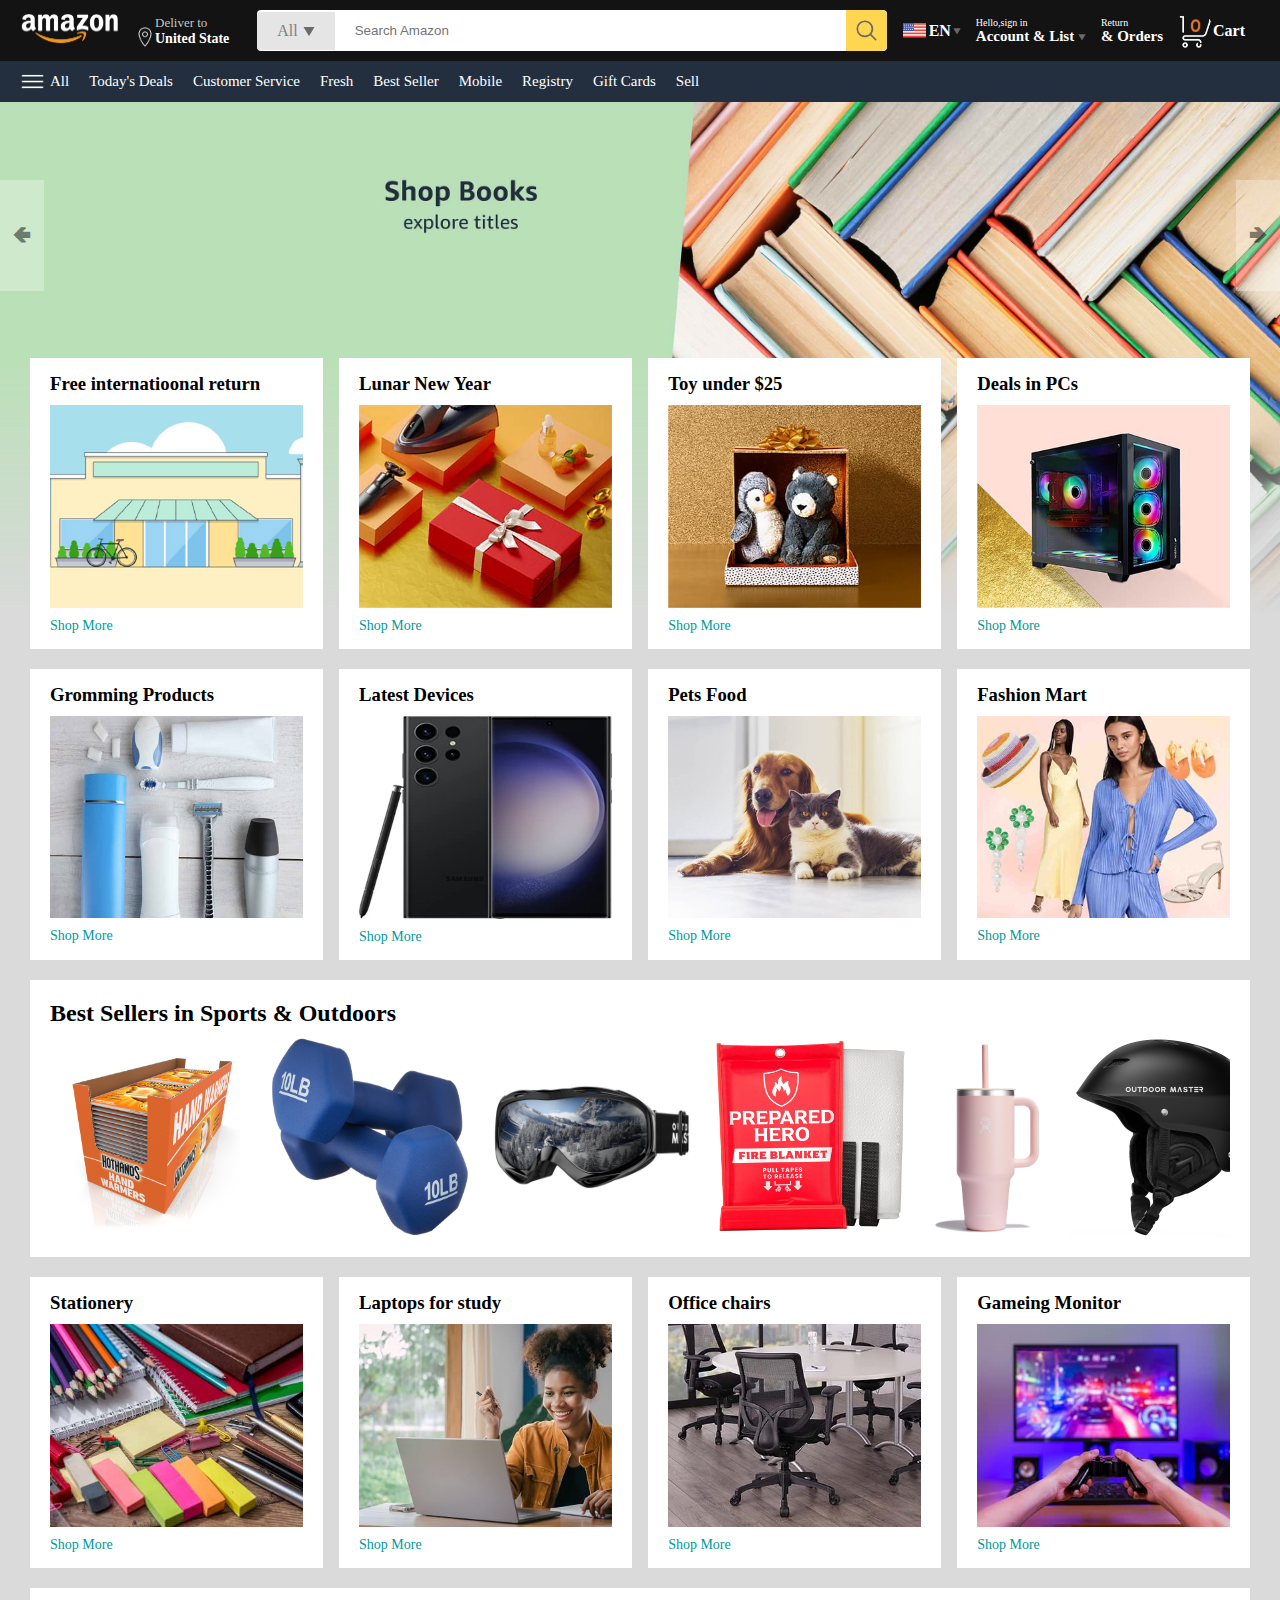
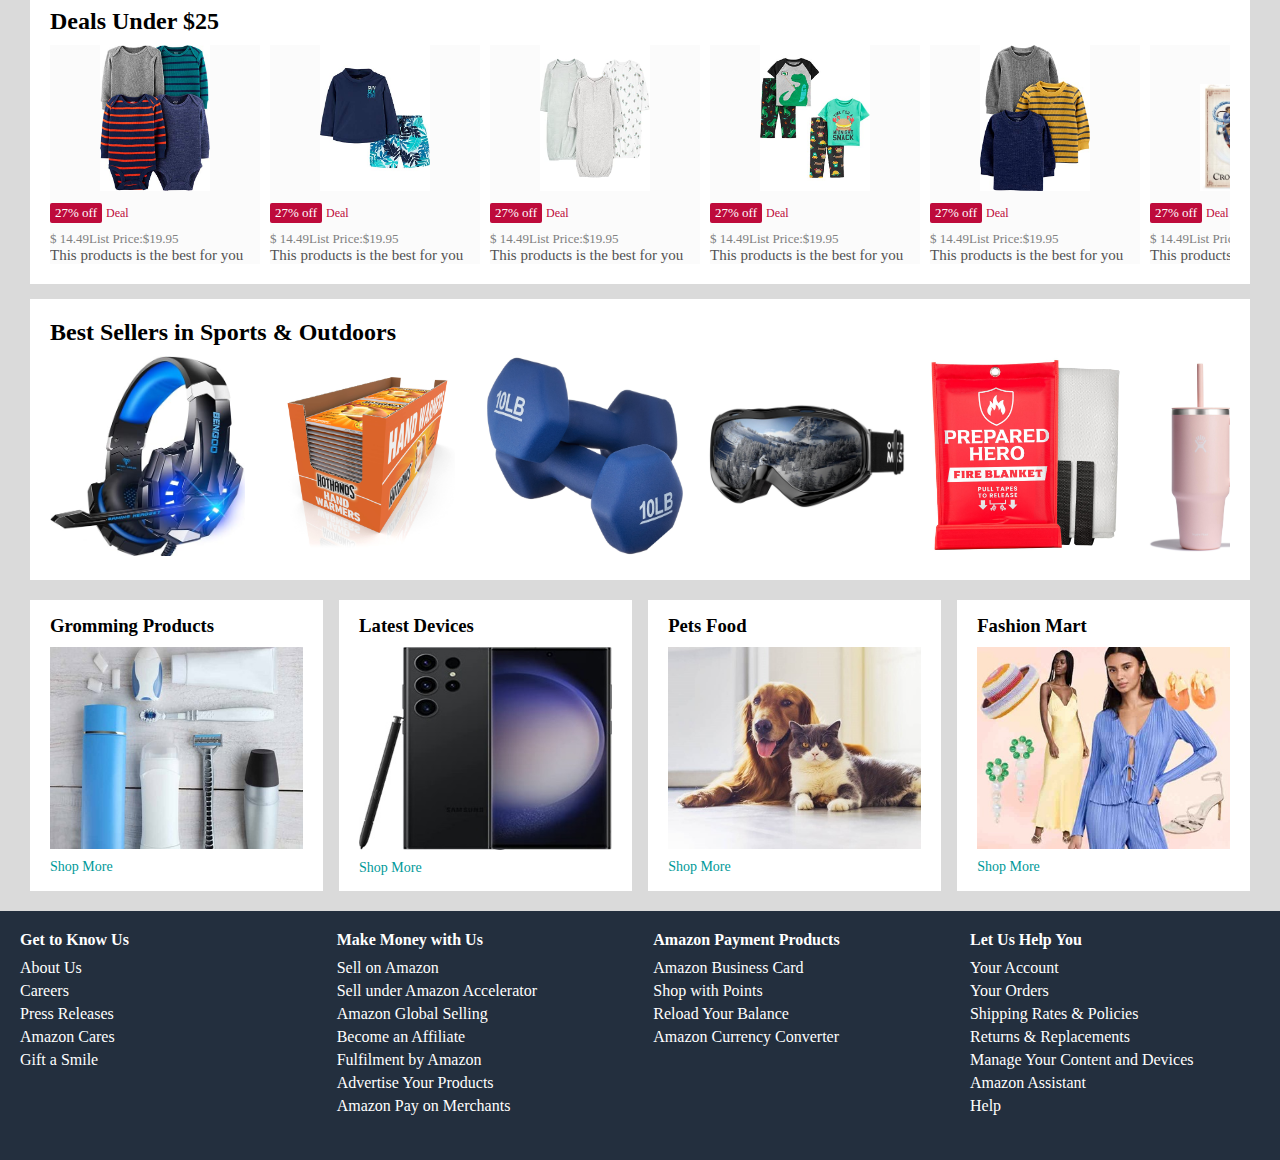
<file: Index.html>
<!DOCTYPE html>
<html lang="en">

<head>
    <meta charset="UTF-8">
    <meta name="viewport" content="width=device-width, initial-scale=1.0">
    <title>Amazon.com</title>
    <link rel="stylesheet" href="style.css">
    <link rel="shortcut Icon" type="amazon icon" href="assets/Amazon_icon.svg.png">
</head>

<body>
    <nav>
        <a href="Index.html">
            <img src="assets/amazon_logo.png" alt="Logo Amazon" width="100"/>
        </a>
        <div class="nav-country">
            <img src="assets/location_icon.png" alt="Icon Location" height="20" />
            <div>
                <p>Deliver to</p>
                <h1>United State</h1>
            </div>
        </div>

        <div class="nav-search">
            <div class="nav-search-category">
                <p>All</p>
                <img src="assets/dropdown_icon.png" height="12" alt="">
            </div>
            <input type="text" class="nav-search-input" placeholder="Search Amazon">
            <img src="assets/search_icon.png" class="nav-search-icon" alt="Icon Search">
        </div>
        <div class="nav-language">
            <img src="assets/us_flag.png" alt="Flag US" width="25px">
            <p>EN</p>
            <img src="assets/dropdown_icon.png" alt="" width="8px">
        </div>
        <div class="nav-text">
            <p>Hello,sign in</p>
            <h1>Account & List <img src="assets/dropdown_icon.png" alt="" width="8px"></h1>
        </div>
        <div class="nav-text">
            <p>Return</p>
            <h1>& Orders</h1>
        </div>
<a href="/signin.html" class="mobile-user-icon" style="display: none;"> <img src="assets/user.png" alt=""></a>
        <a href="cart.html" class="nav-cart">
            <img src="assets/cart_icon.png" alt="" width="35px">
            <h4>Cart</h4>
        </a>
        </div>
    </nav>
    <div class="nav-bottom">
        <div>
            <img src="assets/menu_icon.png" alt="" width="25px">
            <p>All</p>
        </div>
        <p>Today's Deals</p>
        <p>Customer Service</p>
        <p>Fresh</p>
        <p>Best Seller</p>
        <p>Mobile</p>
        <p>Registry</p>
        <p>Gift Cards</p>
        <p>Sell</p>
    </div>

    <div class="header-slider">
        <a href="#" class="control_prev">&#129144</a>
        <a href="#" class="control_next">&#129146</a>
        <ul>
            <img src="assets/header1.jpg" alt="Image 1" class="header-img">
            <img src="assets/header2.jpg" alt="Image 1" class="header-img">
            <img src="assets/header3.jpg" alt="Image 1" class="header-img">
            <img src="assets/header4.jpg" alt="Image 1" class="header-img">
            <img src="assets/header5.jpg" alt="Image 1" class="header-img">
            <img src="assets/header6.jpg" alt="Image 1" class="header-img">
        </ul>
    </div>

    <div class="box-row header-box">
        <div class="box-col">
            <h3>Free internatioonal return</h3>
            <img src="assets/box1-1.jpg" alt="">
            <a href="/">Shop More</a>
        </div>
        <div class="box-col">
            <h3>Lunar New Year</h3>
            <img src="assets/box1-2.jpg" alt="">
            <a href="/">Shop More</a>
        </div>
        <div class="box-col">
            <h3>Toy under $25</h3>
            <img src="assets/box1-3.jpg" alt="">
            <a href="/">Shop More</a>
        </div>
        <div class="box-col">
            <h3>Deals in PCs</h3>
            <img src="assets/box1-4.jpg" alt="">
            <a href="/">Shop More</a>
        </div>
    </div>

    <div class="box-row">
        <div class="box-col">
            <h3>Gromming Products</h3>
            <img src="assets/box2-1.jpg" alt="">
            <a href="/">Shop More</a>
        </div>
        <div class="box-col">
            <h3>Latest Devices</h3>
            <img src="assets/box2-2.jpg" alt="">
            <a href="/">Shop More</a>
        </div>
        <div class="box-col">
            <h3>Pets Food</h3>
            <img src="assets/box2-3.jpg" alt="">
            <a href="/">Shop More</a>
        </div>
        <div class="box-col">
            <h3>Fashion Mart</h3>
            <img src="assets/box2-4.jpg" alt="">
            <a href="/">Shop More</a>
        </div>
    </div>




    <div class="products-slider">
        <h2>Best Sellers in Sports & Outdoors</h2>
        <div class="products">
            <img src="assets/product1-1.jpg" alt="">
            <img src="assets/product1-2.jpg" alt="">
            <img src="assets/product1-3.jpg" alt="">
            <img src="assets/product1-4.jpg" alt="">
            <img src="assets/product1-5.jpg" alt="">
            <img src="assets/product1-6.jpg" alt="">
            <img src="assets/product1-7.jpg" alt="">
            <img src="assets/product1-8.jpg" alt="">
            <img src="assets/product1-9.jpg" alt="">
            <img src="assets/product1-10.jpg" alt="">
        </div>
    </div>

    <div class="box-row">
        <div class="box-col">
            <h3>Stationery</h3>
            <img src="assets/box3-1.jpg" alt="">
            <a href="/">Shop More</a>
        </div>
        <div class="box-col">
            <h3>Laptops for study</h3>
            <img src="assets/box3-2.jpg" alt="">
            <a href="/">Shop More</a>
        </div>
        <div class="box-col">
            <h3>Office chairs</h3>
            <img src="assets/box3-3.jpg" alt="">
            <a href="/">Shop More</a>
        </div>
        <div class="box-col">
            <h3>Gameing Monitor</h3>
            <img src="assets/box3-4.jpg" alt="">
            <a href="/">Shop More</a>
        </div>
    </div>

    <div class="product-slider-with-price">
        <h2>Deals Under $25</h2>
        <div class="products">
            <div class="products-card">
                <div class="products-img-container">
                    <img src="assets/product2-1.jpg" alt="">
                </div>
                <div class="products-offer">
                    <p>27% off</p> <span>Deal</span>
                </div>
                <p class="products-price">$ <span>14.49</span>List Price:$19.95</p>
                <h4>This products is the best for you</h4>

            </div>
            <div class="products-card">
                <div class="products-img-container">
                    <img src="assets/product2-2.jpg" alt="">
                </div>
                <div class="products-offer">
                    <p>27% off</p> <span>Deal</span>
                </div>
                <p class="products-price">$ <span>14.49</span>List Price:$19.95</p>
                <h4>This products is the best for you</h4>

            </div>
            <div class="products-card">
                <div class="products-img-container">
                    <img src="assets/product2-3.jpg" alt="">
                </div>
                <div class="products-offer">
                    <p>27% off</p> <span>Deal</span>
                </div>
                <p class="products-price">$ <span>14.49</span>List Price:$19.95</p>
                <h4>This products is the best for you</h4>

            </div>
            <div class="products-card">
                <div class="products-img-container">
                    <img src="assets/product2-4.jpg" alt="">
                </div>
                <div class="products-offer">
                    <p>27% off</p> <span>Deal</span>
                </div>
                <p class="products-price">$ <span>14.49</span>List Price:$19.95</p>
                <h4>This products is the best for you</h4>

            </div>
            <div class="products-card">
                <div class="products-img-container">
                    <img src="assets/product2-5.jpg" alt="">
                </div>
                <div class="products-offer">
                    <p>27% off</p> <span>Deal</span>
                </div>
                <p class="products-price">$ <span>14.49</span>List Price:$19.95</p>
                <h4>This products is the best for you</h4>

            </div>
            <div class="products-card">
                <div class="products-img-container">
                    <img src="assets/product2-6.jpg" alt="">
                </div>
                <div class="products-offer">
                    <p>27% off</p> <span>Deal</span>
                </div>
                <p class="products-price">$ <span>14.49</span>List Price:$19.95</p>
                <h4>This products is the best for you</h4>

            </div>
            <div class="products-card">
                <div class="products-img-container">
                    <img src="assets/product2-7.jpg" alt="">
                </div>
                <div class="products-offer">
                    <p>27% off</p> <span>Deal</span>
                </div>
                <p class="products-price">$ <span>14.49</span>List Price:$19.95</p>
                <h4>This products is the best for you</h4>

            </div>
            <div class="products-card">
                <div class="products-img-container">
                    <img src="assets/product2-8.jpg" alt="">
                </div>
                <div class="products-offer">
                    <p>27% off</p> <span>Deal</span>
                </div>
                <p class="products-price">$ <span>14.49</span>List Price:$19.95</p>
                <h4>This products is the best for you</h4>

            </div>
            <div class="products-card">
                <div class="products-img-container">
                    <img src="assets/product2-9.jpg" alt="">
                </div>
                <div class="products-offer">
                    <p>27% off</p> <span>Deal</span>
                </div>
                <p class="products-price">$ <span>14.49</span>List Price:$19.95</p>
                <h4>This products is the best for you</h4>

            </div>
            <div class="products-card">
                <div class="products-img-container">
                    <img src="assets/product2-10.jpg" alt="">
                </div>
                <div class="products-offer">
                    <p>27% off</p> <span>Deal</span>
                </div>
                <p class="products-price">$ <span>14.49</span>List Price:$19.95</p>
                <h4>This products is the best for you</h4>

            </div>
            <div class="products-card">
                <div class="products-img-container">
                    <img src="assets/product2-11.jpg" alt="">
                </div>
                <div class="products-offer">
                    <p>27% off</p> <span>Deal</span>
                </div>
                <p class="products-price">$ <span>14.49</span>List Price:$19.95</p>
                <h4>This products is the best for you</h4>

            </div>
        </div>
    </div>
    <div class="products-slider">
        <h2>Best Sellers in Sports & Outdoors</h2>
        <div class="products">
            <a href="/product.html"> 
                <img src="assets/product_img.jpg" alt="">
            </a>
            <img src="assets/product1-1.jpg" alt="">
            <img src="assets/product1-2.jpg" alt="">
            <img src="assets/product1-3.jpg" alt="">
            <img src="assets/product1-4.jpg" alt="">
            <img src="assets/product1-5.jpg" alt="">
            <img src="assets/product1-6.jpg" alt="">
            <img src="assets/product1-7.jpg" alt="">
            <img src="assets/product1-8.jpg" alt="">
            <img src="assets/product1-9.jpg" alt="">
            <img src="assets/product1-10.jpg" alt="">
        </div>
    </div>


 <div class="box-row">
        <div class="box-col">
            <h3>Gromming Products</h3>
            <img src="assets/box2-1.jpg" alt="">
            <a href="/">Shop More</a>
        </div>
        <div class="box-col">
            <h3>Latest Devices</h3>
            <img src="assets/box2-2.jpg" alt="">
            <a href="/">Shop More</a>
        </div>
        <div class="box-col">
            <h3>Pets Food</h3>
            <img src="assets/box2-3.jpg" alt="">
            <a href="/">Shop More</a>
        </div>
        <div class="box-col">
            <h3>Fashion Mart</h3>
            <img src="assets/box2-4.jpg" alt="">
            <a href="/">Shop More</a>
        </div>
    </div>









<!-- Footer from GPT -->





    <footer class="footer">
        <div class="footer-links">
            <div class="footer-section">
                <h3>Get to Know Us</h3>
                <ul>
                    <li><a href="#">About Us</a></li>
                    <li><a href="#">Careers</a></li>
                    <li><a href="#">Press Releases</a></li>
                    <li><a href="#">Amazon Cares</a></li>
                    <li><a href="#">Gift a Smile</a></li>
                </ul>
            </div>
            <div class="footer-section">
                <h3>Make Money with Us</h3>
                <ul>
                    <li><a href="#">Sell on Amazon</a></li>
                    <li><a href="#">Sell under Amazon Accelerator</a></li>
                    <li><a href="#">Amazon Global Selling</a></li>
                    <li><a href="#">Become an Affiliate</a></li>
                    <li><a href="#">Fulfilment by Amazon</a></li>
                    <li><a href="#">Advertise Your Products</a></li>
                    <li><a href="#">Amazon Pay on Merchants</a></li>
                </ul>
            </div>
            <div class="footer-section">
                <h3>Amazon Payment Products</h3>
                <ul>
                    <li><a href="#">Amazon Business Card</a></li>
                    <li><a href="#">Shop with Points</a></li>
                    <li><a href="#">Reload Your Balance</a></li>
                    <li><a href="#">Amazon Currency Converter</a></li>
                </ul>
            </div>
            <div class="footer-section">
                <h3>Let Us Help You</h3>
                <ul>
                    <li><a href="#">Your Account</a></li>
                    <li><a href="#">Your Orders</a></li>
                    <li><a href="#">Shipping Rates & Policies</a></li>
                    <li><a href="#">Returns & Replacements</a></li>
                    <li><a href="#">Manage Your Content and Devices</a></li>
                    <li><a href="#">Amazon Assistant</a></li>
                    <li><a href="#">Help</a></li>
                </ul>
            </div>
        </div>
    </footer>
    <!-- Footer from GPT -->
    <script src="script.js"></script>

</body>

</html>
</file>
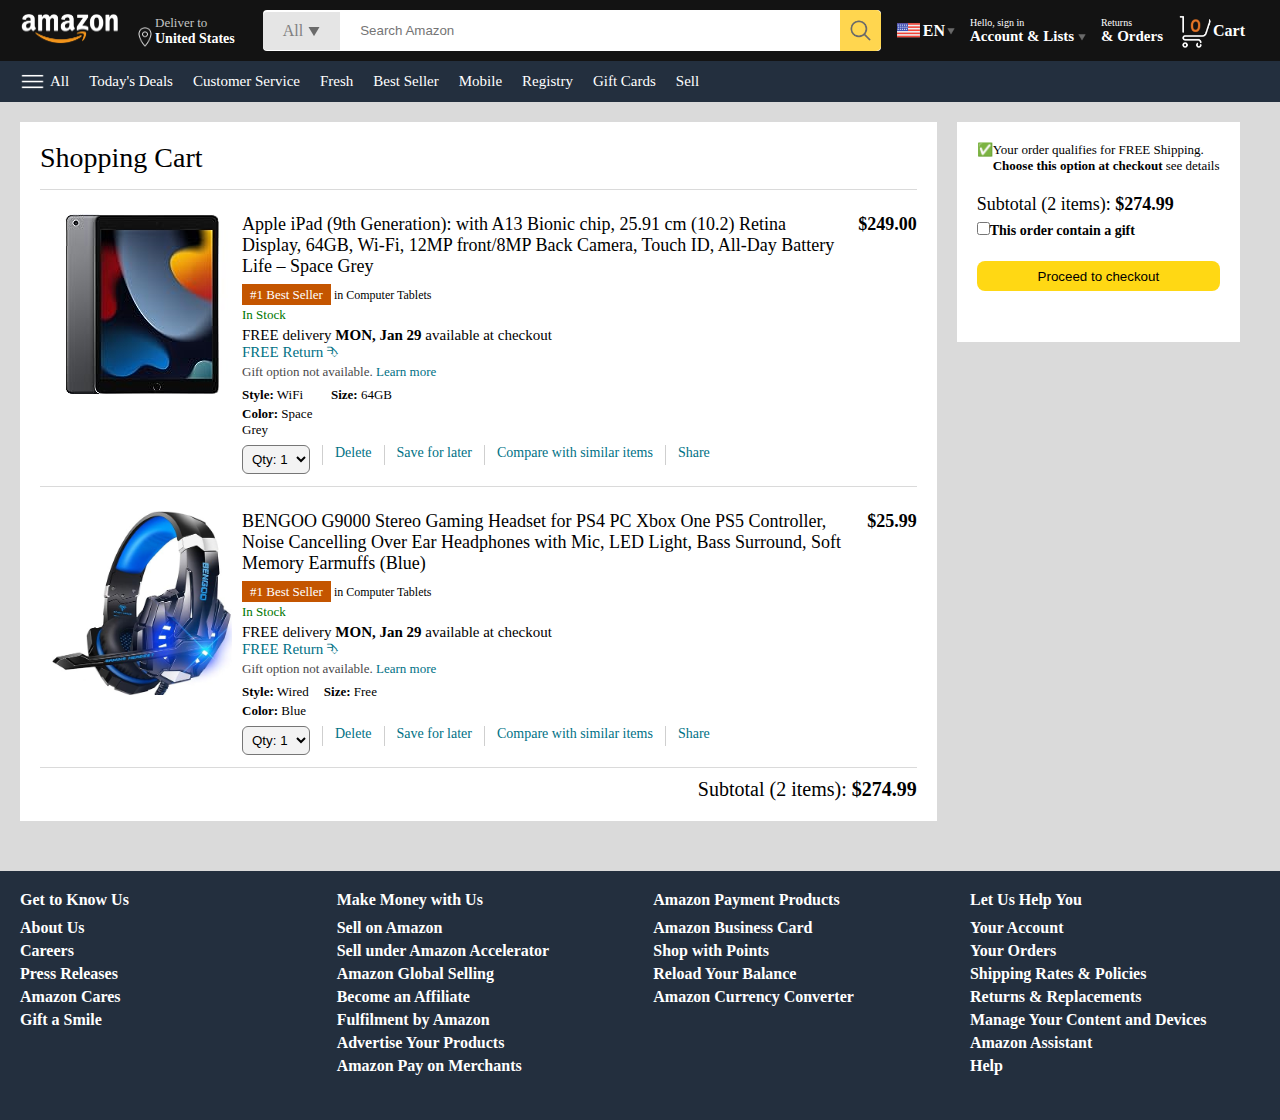
<file: cart.html>
<!DOCTYPE html>
<html lang="en">

<head>
    <meta charset="UTF-8">
    <meta name="viewport" content="width=device-width, initial-scale=1.0">
    <link rel="stylesheet" href="cart.css">
    <link rel="stylesheet" href="style.css">
    <title>Cart</title>
</head>

<body>

    <nav>
        <a href="Index.html">
            <img src="assets/amazon_logo.png" alt="Logo Amazon" width="100" />
        </a>
        <div class="nav-country">
            <img src="assets/location_icon.png" alt="Icon Location" height="20" />
            <div>
                <p>Deliver to</p>
                <h1>United States</h1>
            </div>
        </div>

        <div class="nav-search">
            <div class="nav-search-category">
                <p>All</p>
                <img src="assets/dropdown_icon.png" height="12" alt="Dropdown Icon">
            </div>
            <input type="text" class="nav-search-input" placeholder="Search Amazon">
            <img src="assets/search_icon.png" class="nav-search-icon" alt="Icon Search">
        </div>
        <div class="nav-language">
            <img src="assets/us_flag.png" alt="Flag US" width="25px">
            <p>EN</p>
            <img src="assets/dropdown_icon.png" alt="Dropdown Icon" width="8px">
        </div>
        <div class="nav-text">
            <p> <a href="/signin.html">Hello, sign in</a></p>
            <h1>Account & Lists <img src="assets/dropdown_icon.png" alt="Dropdown Icon" width="8px"></h1>
        </div>
        <div class="nav-text">
            <p>Returns</p>
            <h1>& Orders</h1>
        </div>

        <a href="" class="nav-cart">
            <img src="assets/cart_icon.png" alt="Cart Icon" width="35px">
            <h4>Cart</h4>
        </a>
    </nav>

    <div class="nav-bottom">
        <div>
            <img src="assets/menu_icon.png" alt="Menu Icon" width="25px">
            <p>All</p>
        </div>
        <p>Today's Deals</p>
        <p>Customer Service</p>
        <p>Fresh</p>
        <p>Best Seller</p>
        <p>Mobile</p>
        <p>Registry</p>
        <p>Gift Cards</p>
        <p>Sell</p>
    </div>

    <div class="cart">
        <div class="cart-left">
            <h1>Shopping Cart</h1>
            <hr>
            <div class="product-cart-list">
                <img src="assets/ipad_img.jpg" alt="iPad Image" width="180px">
                <div>
                    <div class="product-cart-titleprice">
                        <p>Apple iPad (9th Generation): with A13 Bionic chip, 25.91 cm (10.2) Retina Display, 64GB,
                            Wi-Fi, 12MP front/8MP Back Camera, Touch ID, All-Day Battery Life – Space Grey</p>
                        <p><b>$249.00</b></p>
                    </div>
                    <p class="product-cart-bestseller"><span>#1 Best Seller</span> in Computer Tablets</p>
                    <p class="product-cart-stock">In Stock</p>
                    <p class="product-cart-delivery">FREE delivery <b>MON, Jan 29</b> available at checkout</p>
                    <p class="product-cart-return">FREE Return &#11191</p>
                    <p class="product-cart-giftoption">Gift option not available. <span>Learn more</span></p>
                    <div class="product-cart-specs">
                        <p><b>Style:</b> WiFi</p>
                        <p><b>Size:</b> 64GB</p>
                        <p><b>Color:</b> Space Grey</p>
                    </div>
                    <div class="cart-list-action">
                        <select>
                            <option value="1">Qty: 1</option>
                            <option value="2">Qty: 2</option>
                            <option value="3">Qty: 3</option>
                            <option value="4">Qty: 4</option>
                            <option value="5">Qty: 5</option>
                        </select>
                        <hr>
                        <p class="action-btn">Delete</p>
                        <hr>
                        <p class="action-btn">Save for later</p>
                        <hr>
                        <p class="action-btn">Compare with similar items</p>
                        <hr>
                        <p class="action-btn">Share</p>
                    </div>
                </div>
            </div>



            <hr>


            <div class="product-cart-list">
                <img src="assets/product_img.jpg" alt="iPad Image" width="180px">
                <div>
                    <div class="product-cart-titleprice">
                        <p>BENGOO G9000 Stereo Gaming Headset for PS4 PC Xbox One PS5 Controller, Noise Cancelling Over
                            Ear Headphones with Mic, LED Light, Bass Surround, Soft Memory Earmuffs (Blue)</p>
                        <p><b>$25.99</b></p>
                    </div>
                    <p class="product-cart-bestseller"><span>#1 Best Seller</span> in Computer Tablets</p>
                    <p class="product-cart-stock">In Stock</p>
                    <p class="product-cart-delivery">FREE delivery <b>MON, Jan 29</b> available at checkout</p>
                    <p class="product-cart-return">FREE Return &#11191</p>
                    <p class="product-cart-giftoption">Gift option not available. <span>Learn more</span></p>
                    <div class="product-cart-specs">
                        <p><b>Style:</b> Wired</p>
                        <p><b>Size:</b> Free</p>
                        <p><b>Color:</b> Blue</p>
                    </div>
                    <div class="cart-list-action">
                        <select>
                            <option value="1">Qty: 1</option>
                            <option value="2">Qty: 2</option>
                            <option value="3">Qty: 3</option>
                            <option value="4">Qty: 4</option>
                            <option value="5">Qty: 5</option>
                        </select>
                        <hr>
                        <p class="action-btn">Delete</p>
                        <hr>
                        <p class="action-btn">Save for later</p>
                        <hr>
                        <p class="action-btn">Compare with similar items</p>
                        <hr>
                        <p class="action-btn">Share</p>
                    </div>
                </div>
            </div>
            <hr>
            <div class="cart-list-subtotal">
                Subtotal (2 items): <b>$274.99</b>
            </div>

        </div>
        <div class="cart-right">
            <div class="cart-free-delivery">
                <p>&#x2705</p>
                <p>Your order qualifies for FREE Shipping. <b>Choose this option at checkout</b> see details</p>
            </div>
            <p class="cart-subtotal">Subtotal (2 items): <b>$274.99</p>
                <p class="cart-right-gift"> <input type="checkbox">This order contain a gift</p>
                <button>Proceed to checkout</button>
        </div>
    </div>




    <footer class="footer">
        <div class="footer-links">
            <div class="footer-section">
                <h3>Get to Know Us</h3>
                <ul>
                    <li><a href="#">About Us</a></li>
                    <li><a href="#">Careers</a></li>
                    <li><a href="#">Press Releases</a></li>
                    <li><a href="#">Amazon Cares</a></li>
                    <li><a href="#">Gift a Smile</a></li>
                </ul>
            </div>
            <div class="footer-section">
                <h3>Make Money with Us</h3>
                <ul>
                    <li><a href="#">Sell on Amazon</a></li>
                    <li><a href="#">Sell under Amazon Accelerator</a></li>
                    <li><a href="#">Amazon Global Selling</a></li>
                    <li><a href="#">Become an Affiliate</a></li>
                    <li><a href="#">Fulfilment by Amazon</a></li>
                    <li><a href="#">Advertise Your Products</a></li>
                    <li><a href="#">Amazon Pay on Merchants</a></li>
                </ul>
            </div>
            <div class="footer-section">
                <h3>Amazon Payment Products</h3>
                <ul>
                    <li><a href="#">Amazon Business Card</a></li>
                    <li><a href="#">Shop with Points</a></li>
                    <li><a href="#">Reload Your Balance</a></li>
                    <li><a href="#">Amazon Currency Converter</a></li>
                </ul>
            </div>
            <div class="footer-section">
                <h3>Let Us Help You</h3>
                <ul>
                    <li><a href="#">Your Account</a></li>
                    <li><a href="#">Your Orders</a></li>
                    <li><a href="#">Shipping Rates & Policies</a></li>
                    <li><a href="#">Returns & Replacements</a></li>
                    <li><a href="#">Manage Your Content and Devices</a></li>
                    <li><a href="#">Amazon Assistant</a></li>
                    <li><a href="#">Help</a></li>
                </ul>
            </div>
        </div>
    </footer>


</body>

</html>
</file>
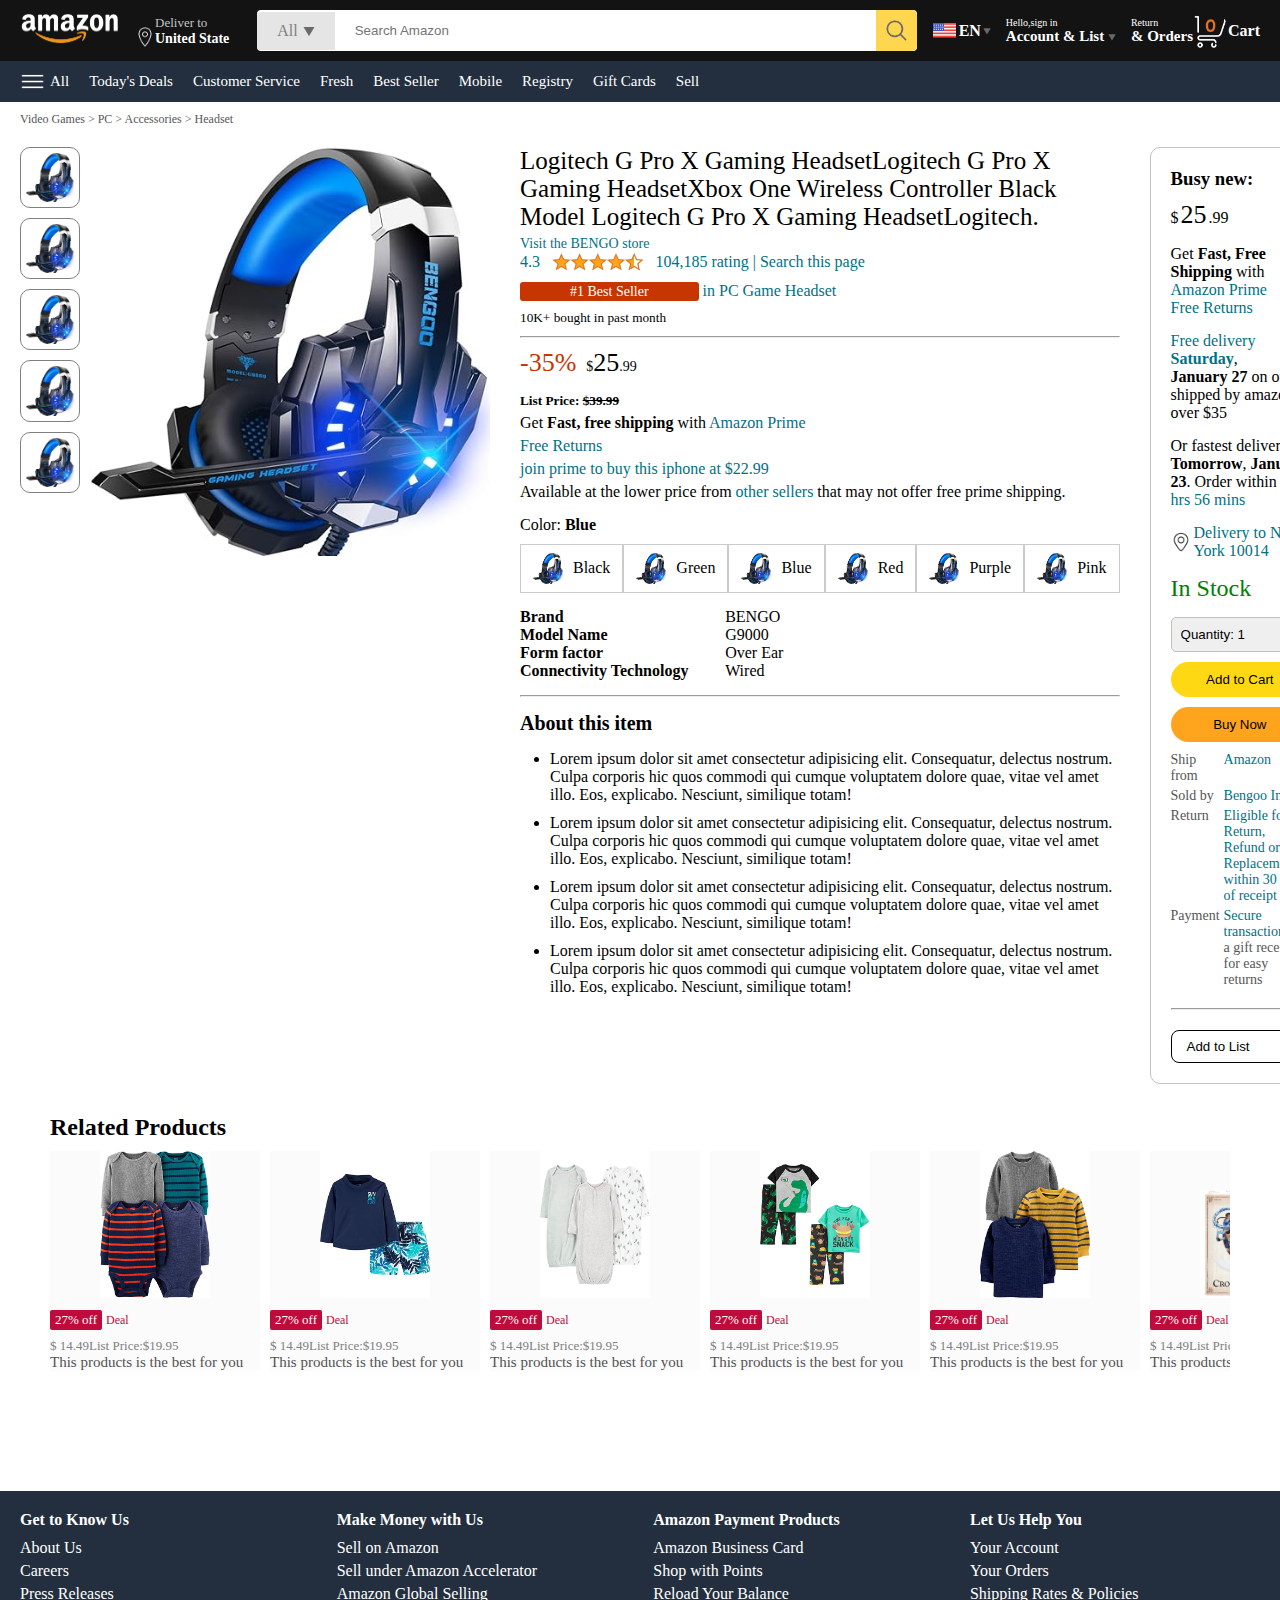
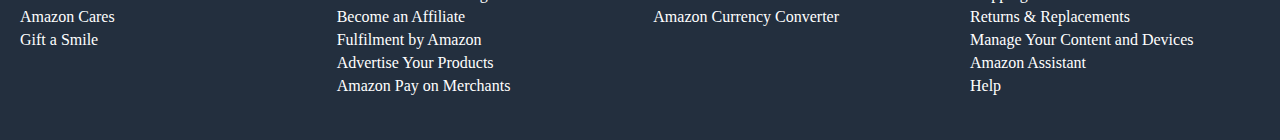
<file: product.html>
<!DOCTYPE html>
<html lang="en">

<head>
    <meta charset="UTF-8">
    <meta name="viewport" content="width=device-width, initial-scale=1.0">
    <title>Product page</title>
    <link rel="stylesheet" href="style.css">
    <link rel="stylesheet" href="product.css">
</head>

<body>
    <nav>
        <a href="Index.html">
            <img src="assets/amazon_logo.png" alt="Logo Amazon" width="100" />
        </a>
        <div class="nav-country">
            <img src="assets/location_icon.png" alt="Icon Location" height="20" />
            <div>
                <p>Deliver to</p>
                <h1>United State</h1>
            </div>
        </div>

        <div class="nav-search">
            <div class="nav-search-category">
                <p>All</p>
                <img src="assets/dropdown_icon.png" height="12" alt="">
            </div>
            <input type="text" class="nav-search-input" placeholder="Search Amazon">
            <img src="assets/search_icon.png" class="nav-search-icon" alt="Icon Search">
        </div>
        <div class="nav-language">
            <img src="assets/us_flag.png" alt="Flag US" width="25px">
            <p>EN</p>
            <img src="assets/dropdown_icon.png" alt="" width="8px">
        </div>
        <div class="nav-text">
            <p>Hello,sign in</p>
            <h1>Account & List <img src="assets/dropdown_icon.png" alt="" width="8px"></h1>
        </div>
        <div class="nav-text">
            <p>Return</p>
            <h1>& Orders</h1>
        </div>

        <a href="/signin.html" class="mobile-user-icon" style="display: none;"> <img src="assets/user.png" alt=""></a>
            <img src="assets/cart_icon.png" alt="" width="35px">
            <h4>Cart</h4>
        </a>
        </div>
    </nav>

    <div class="nav-bottom">
        <div>
            <img src="assets/menu_icon.png" alt="" width="25px">
            <p>All</p>
        </div>
        <p>Today's Deals</p>
        <p>Customer Service</p>
        <p>Fresh</p>
        <p>Best Seller</p>
        <p>Mobile</p>
        <p>Registry</p>
        <p>Gift Cards</p>
        <p>Sell</p>
    </div>

    <p class="breadcrum">Video Games > PC > Accessories > Headset</p>
    <div class="product-display">
        <div class="product-d-image">
            <div class="product-icons">
                <img src="assets/product_img.jpg" alt="Headset" width="60">
                <img src="assets/product_img.jpg" alt="Headset" width="60">
                <img src="assets/product_img.jpg" alt="Headset" width="60">
                <img src="assets/product_img.jpg" alt="Headset" width="60">
                <img src="assets/product_img.jpg" alt="Headset" width="60">
            </div>
            <div class="product-main-image">
                <img src="assets/product_img.jpg" alt="Headset" width="400">
            </div>
        </div>

        <div class="product-d-details">
            <p class="product-title">
                Logitech G Pro X Gaming HeadsetLogitech G Pro X Gaming HeadsetXbox One Wireless Controller Black Model
                Logitech G Pro X Gaming HeadsetLogitech.
            </p>
            <p class="brand-store">Visit the BENGO store</p>
            <div class="product-rating">
                <div>
                    <div>4.3 <img src="assets/rating_img.png" alt="" height="20px"></div>
                    <p>104,185 rating | Search this page</p>
                </div>
                <p><span>#1 Best Seller</span> in PC Game Headset</p>
                <h5>10K+ bought in past month</h5>
                <hr>
            </div>
            <div class="product-d-price">
                <div>
                    <p>-35%</p>
                    <h1>$<span>25</span>.99</h1>
                </div>
                <h5>List Price: <span>$39.99</span></h5>
                <p>Get <b>Fast, free shipping</b> with <span>Amazon Prime</span></p>
                <p><span> Free Returns</span></p>
                <p><span>join prime to buy this iphone at $22.99</span></p>
                <p>Available at the lower price from <span>other sellers </span>that may not offer free prime shipping.
                </p>
            </div>
            <div class="product-color-selection">
                <p>Color: <b>Blue</b></p>
                <div class="product-color-options">
                    <div class="option">
                        <img src="assets/product_img.jpg" alt="Option 1" width="30px">
                        <p>Black</p>
                    </div>
                    <div class="option">
                        <img src="assets/product_img.jpg" alt="Option 1" width="30px">
                        <p>Green</p>
                    </div>
                    <div class="option">
                        <img src="assets/product_img.jpg" alt="Option 1" width="30px">
                        <p>Blue</p>
                    </div>
                    <div class="option">
                        <img src="assets/product_img.jpg" alt="Option 1" width="30px">
                        <p>Red</p>
                    </div>
                    <div class="option">
                        <img src="assets/product_img.jpg" alt="Option 1" width="30px">
                        <p>Purple</p>
                    </div>
                    <div class="option">
                        <img src="assets/product_img.jpg" alt="Option 1" width="30px">
                        <p>Pink</p>
                    </div>
                </div>
            </div>
            <div class="product-info">
                <p><b>Brand</b></p>
                <p>BENGO</p>
                <p><b>Model Name</b></p>
                <p>G9000</p>
                <p><b>Form factor</b></p>
                <p>Over Ear</p>
                <p><b>Connectivity Technology</b></p>
                <p>Wired</p>
            </div>
            <hr>
            <div class="product-description">
                <h1>About this item</h1>
                <ul>
                    <li>Lorem ipsum dolor sit amet consectetur adipisicing elit. Consequatur, delectus nostrum. Culpa
                        corporis hic quos commodi qui cumque voluptatem dolore quae, vitae vel amet illo. Eos,
                        explicabo. Nesciunt, similique totam!</li>
                    <li>Lorem ipsum dolor sit amet consectetur adipisicing elit. Consequatur, delectus nostrum. Culpa
                        corporis hic quos commodi qui cumque voluptatem dolore quae, vitae vel amet illo. Eos,
                        explicabo. Nesciunt, similique totam!</li>
                    <li>Lorem ipsum dolor sit amet consectetur adipisicing elit. Consequatur, delectus nostrum. Culpa
                        corporis hic quos commodi qui cumque voluptatem dolore quae, vitae vel amet illo. Eos,
                        explicabo. Nesciunt, similique totam!</li>
                    <li>Lorem ipsum dolor sit amet consectetur adipisicing elit. Consequatur, delectus nostrum. Culpa
                        corporis hic quos commodi qui cumque voluptatem dolore quae, vitae vel amet illo. Eos,
                        explicabo. Nesciunt, similique totam!</li>
                </ul>

            </div>
        </div>

        <div class="product-d-purchase">
            <div class="title">
                <h3>Busy new:</h3><img src="assets/circle_icon.png" alt="Circle Icon" width="20px">
            </div>
            <h1 class="price">$<span>25</span>.99</h1>
            <div class="gap">
                <p>Get <b>Fast, Free Shipping </b> with <span>Amazon Prime</span></p>
                <p><span>Free Returns</span></p>
            </div>
            <div class="gap">
                <p><span>Free delivery <b>Saturday</b></span>,</p>
                <p><b>January 27</b> on order shipped by amazon over $35</p>
            </div>
            <div class="gap">
                <p>Or fastest delivery <b>Tomorrow</b>, <b>January 23</b>. Order within <span>10 hrs 56 mins </span></p>
            </div>
            <div class="delivery-location">
                <img src="assets/location_icon_dark.png" alt="" width="20px">
                <p><span>Delivery to New York 10014</span></p>
            </div>
            <h2 class="product-stock">In Stock</h2>
            <select name="" class="product-quantity">
                <option value="1">Quantity: 1</option>
                <option value="2">Quantity: 2</option>
                <option value="3">Quantity: 3</option>
                <option value="4">Quantity: 4</option>
            </select>
            <button class="btn">Add to Cart</button>
            <button class="btn product-buy">Buy Now</button>

            <div class="product-seller-info">
                <p>Ship from</p> <p><span>Amazon</span></p>
                <p>Sold by</p> <p><span>Bengoo Inc.</span></p>
                
                <p>Return</p> <p><span> Eligible for Return, Refund or Replacement within 30 days of receipt</span></p>
                
                <p>Payment</p> <p><span>Secure transaction</span>Add a gift receipt for easy returns</p>
            </div>
            <hr>
            <button class="product-add-list">Add to List</button>
        </div>
    </div>

    <div class="product-slider-with-price">
        <h2>Related Products</h2>
        <div class="products">
            <div class="products-card">
                <div class="products-img-container">
                    <img src="assets/product2-1.jpg" alt="">
                </div>
                <div class="products-offer">
                    <p>27% off</p> <span>Deal</span>
                </div>
                <p class="products-price">$ <span>14.49</span>List Price:$19.95</p>
                <h4>This products is the best for you</h4>

            </div>
            <div class="products-card">
                <div class="products-img-container">
                    <img src="assets/product2-2.jpg" alt="">
                </div>
                <div class="products-offer">
                    <p>27% off</p> <span>Deal</span>
                </div>
                <p class="products-price">$ <span>14.49</span>List Price:$19.95</p>
                <h4>This products is the best for you</h4>

            </div>
            <div class="products-card">
                <div class="products-img-container">
                    <img src="assets/product2-3.jpg" alt="">
                </div>
                <div class="products-offer">
                    <p>27% off</p> <span>Deal</span>
                </div>
                <p class="products-price">$ <span>14.49</span>List Price:$19.95</p>
                <h4>This products is the best for you</h4>

            </div>
            <div class="products-card">
                <div class="products-img-container">
                    <img src="assets/product2-4.jpg" alt="">
                </div>
                <div class="products-offer">
                    <p>27% off</p> <span>Deal</span>
                </div>
                <p class="products-price">$ <span>14.49</span>List Price:$19.95</p>
                <h4>This products is the best for you</h4>

            </div>
            <div class="products-card">
                <div class="products-img-container">
                    <img src="assets/product2-5.jpg" alt="">
                </div>
                <div class="products-offer">
                    <p>27% off</p> <span>Deal</span>
                </div>
                <p class="products-price">$ <span>14.49</span>List Price:$19.95</p>
                <h4>This products is the best for you</h4>

            </div>
            <div class="products-card">
                <div class="products-img-container">
                    <img src="assets/product2-6.jpg" alt="">
                </div>
                <div class="products-offer">
                    <p>27% off</p> <span>Deal</span>
                </div>
                <p class="products-price">$ <span>14.49</span>List Price:$19.95</p>
                <h4>This products is the best for you</h4>

            </div>
            <div class="products-card">
                <div class="products-img-container">
                    <img src="assets/product2-7.jpg" alt="">
                </div>
                <div class="products-offer">
                    <p>27% off</p> <span>Deal</span>
                </div>
                <p class="products-price">$ <span>14.49</span>List Price:$19.95</p>
                <h4>This products is the best for you</h4>

            </div>
            <div class="products-card">
                <div class="products-img-container">
                    <img src="assets/product2-8.jpg" alt="">
                </div>
                <div class="products-offer">
                    <p>27% off</p> <span>Deal</span>
                </div>
                <p class="products-price">$ <span>14.49</span>List Price:$19.95</p>
                <h4>This products is the best for you</h4>

            </div>
            <div class="products-card">
                <div class="products-img-container">
                    <img src="assets/product2-9.jpg" alt="">
                </div>
                <div class="products-offer">
                    <p>27% off</p> <span>Deal</span>
                </div>
                <p class="products-price">$ <span>14.49</span>List Price:$19.95</p>
                <h4>This products is the best for you</h4>

            </div>
            <div class="products-card">
                <div class="products-img-container">
                    <img src="assets/product2-10.jpg" alt="">
                </div>
                <div class="products-offer">
                    <p>27% off</p> <span>Deal</span>
                </div>
                <p class="products-price">$ <span>14.49</span>List Price:$19.95</p>
                <h4>This products is the best for you</h4>

            </div>
            <div class="products-card">
                <div class="products-img-container">
                    <img src="assets/product2-11.jpg" alt="">
                </div>
                <div class="products-offer">
                    <p>27% off</p> <span>Deal</span>
                </div>
                <p class="products-price">$ <span>14.49</span>List Price:$19.95</p>
                <h4>This products is the best for you</h4>

            </div>
        </div>
    </div>


    <footer class="footer">
        <div class="footer-links">
            <div class="footer-section">
                <h3>Get to Know Us</h3>
                <ul>
                    <li><a href="#">About Us</a></li>
                    <li><a href="#">Careers</a></li>
                    <li><a href="#">Press Releases</a></li>
                    <li><a href="#">Amazon Cares</a></li>
                    <li><a href="#">Gift a Smile</a></li>
                </ul>
            </div>
            <div class="footer-section">
                <h3>Make Money with Us</h3>
                <ul>
                    <li><a href="#">Sell on Amazon</a></li>
                    <li><a href="#">Sell under Amazon Accelerator</a></li>
                    <li><a href="#">Amazon Global Selling</a></li>
                    <li><a href="#">Become an Affiliate</a></li>
                    <li><a href="#">Fulfilment by Amazon</a></li>
                    <li><a href="#">Advertise Your Products</a></li>
                    <li><a href="#">Amazon Pay on Merchants</a></li>
                </ul>
            </div>
            <div class="footer-section">
                <h3>Amazon Payment Products</h3>
                <ul>
                    <li><a href="#">Amazon Business Card</a></li>
                    <li><a href="#">Shop with Points</a></li>
                    <li><a href="#">Reload Your Balance</a></li>
                    <li><a href="#">Amazon Currency Converter</a></li>
                </ul>
            </div>
            <div class="footer-section">
                <h3>Let Us Help You</h3>
                <ul>
                    <li><a href="#">Your Account</a></li>
                    <li><a href="#">Your Orders</a></li>
                    <li><a href="#">Shipping Rates & Policies</a></li>
                    <li><a href="#">Returns & Replacements</a></li>
                    <li><a href="#">Manage Your Content and Devices</a></li>
                    <li><a href="#">Amazon Assistant</a></li>
                    <li><a href="#">Help</a></li>
                </ul>
            </div>
        </div>
    </footer>

    <script>
        const scrollContainers = document.querySelectorAll('.products');
for (const item of scrollContainers) {
    item.addEventListener('wheel', (evt) => {
        evt.preventDefault();
        item.scrollLeft += evt.deltaY;
    });
}

    </script>
</body>

</html>
</file>
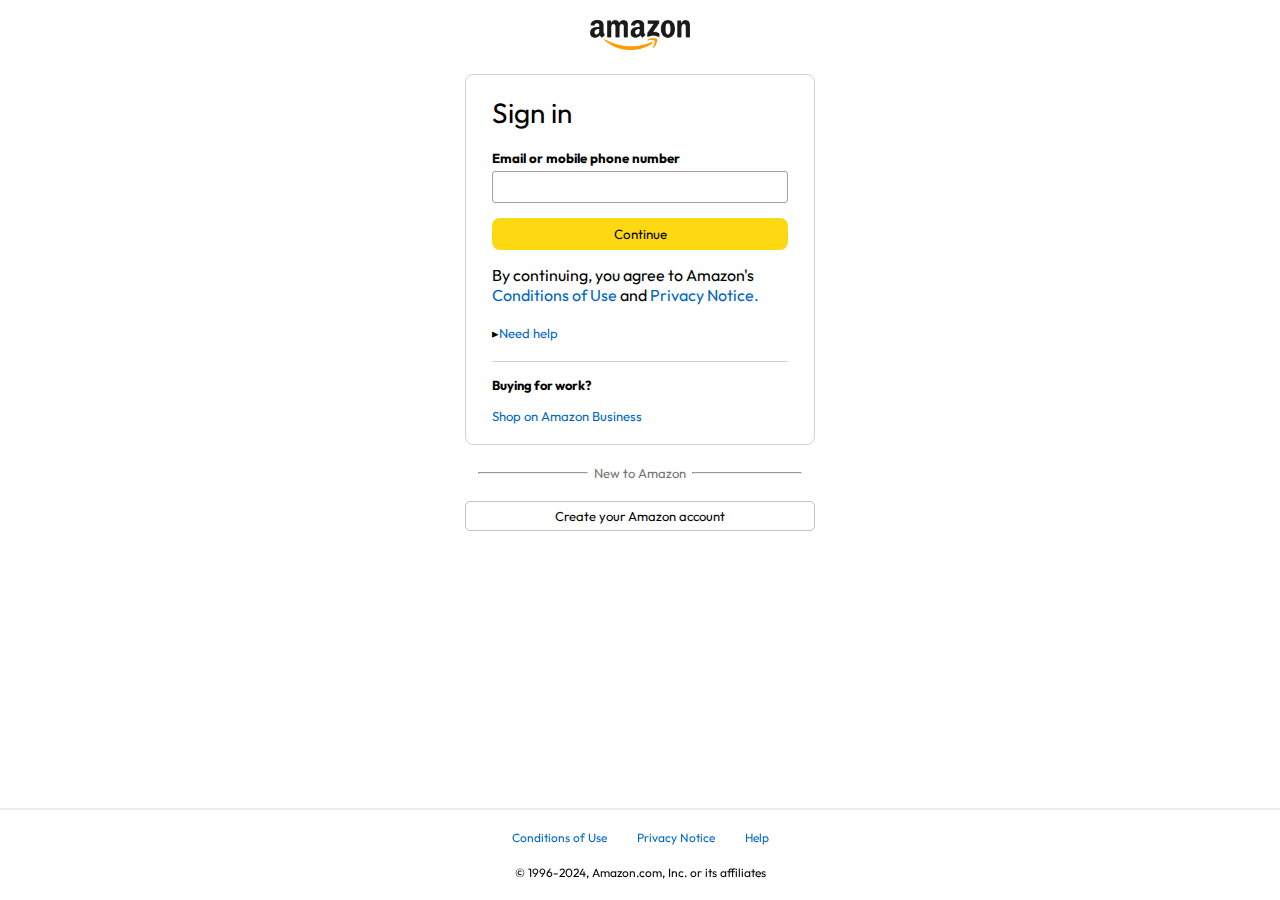
<file: signin.html>
<!DOCTYPE html>
<html lang="en">
<head>
    <meta charset="UTF-8">
    <meta name="viewport" content="width=device-width, initial-scale=1.0">
    <link rel="stylesheet" href="signin.css">
    <title>Sign in</title>
</head>
<body>

    <a href="/"><img class="logo" src="./assets/amazon_logo_dark.png" alt="" width="100px"></a>
    <div class="signin-container">
        <h1 class="signin-title">Sign in</h1>
        <h5 class="input-label">Email or mobile phone number</h5><input type="text">
        <button>Continue</button>
        <p class="signin-condition">By continuing, you agree to Amazon's <span>Conditions of Use</span> and <span>Privacy Notice.</span></p>
        <p class="signin-help">&#9656<span>Need help</span></p>
<hr>
<h4>Buying for work?</h4>
<p class="signin-business"><span>Shop on Amazon Business</span></p>
    </div>
    <div class="signin-bottom">
        <hr>
        <p>New to Amazon</p>
        <hr>
    </div>

    <button class="sign-signup-btn">Create your Amazon account</button>
    
    <footer>
        <div class="footer-links">
            <a href=""> Conditions of Use </a>
            <a href="">Privacy Notice </a>
            <a href="">Help</a>
        </div>
        <p class="footer-copyright">© 1996-2024, Amazon.com, Inc. or its affiliates</p>
    </footer>
</body>
</html>
</file>
<file: style.css>
@import url('https://fonts.googleapis.com/css2?family=Outfit:wght@400;500;600;700;800&family=Poppins:wght@200;300;400;500;600;700&display=swap');

* {
    padding: 0;
    margin: 0;
    box-sizing: border-box;
    font-size: Outfit;
}

body {
    background-color: #dadada;
}

a {
    text-decoration: none;
    color: inherit;
}

nav {
    display: flex;
    align-items: center;
    justify-content: space-between;
    background: #131313;
    padding: 10px 20px;
    color: #fff;
}

.nav-country {
    display: flex;
    margin-left: 15px;
    margin-right: 13px;
    align-items: end;
    font-size: 13px;
    color: #c4c4c4;
}

.nav-country h1 {
    color: #fff;
    font-size: 14px;
}

.nav-search {
    flex: 1;
    display: flex;
    align-items: center;
    background: #fff;
    color: gray;
    max-width: 1000px;
    border-radius: 4px;
    margin-left: 15px;
}

.nav-search-category {
    display: flex;
    align-items: center;
    padding: 10px 20px;
    gap: 5px;
    background: #e5e5e5;
    border-radius: 4px 0 0 4px;
}

.nav-search-input {
    border: none;
    outline: none;
    padding-left: 20px;
    width: 100%;
}

.nav-search-icon {
    border-top-right-radius: 5px;
    border-bottom-right-radius: 5px;
    max-width: 41px;
    padding: 8px;
    background: #ffd64f;
    border: 0 4px 4 0;
}

.nav-language {
    display: flex;
    align-items: center;
    gap: 2px;
    font-weight: 600;
    margin-left: 15px;
}

.nav-text {
    margin-left: 15px;
}

.nav-text p {
    font-size: 10px;
}

.nav-text h1 {
    font-size: 15px;
}

.nav-cart {
    display: flex;
    align-items: center;
    margin: 0px 15px;
}

.nav-bottom {
    display: flex;
    align-items: center;
    gap: 20px;
    padding: 8px 20px;
    background: #232f3e;
    color: #fff;
    font-size: 15px;
    overflow-x: auto; /* or overflow-x: scroll; */
}

.nav-bottom div {
    display: flex;
    align-items: center;
    gap: 5px;
    font-weight: 500;
}

.header-slider ul {
    display: flex;
    overflow-y: hidden;
}

.header-img {
    max-width: 100%;
    mask-image: linear-gradient(to bottom, #000000 50%, transparent 100%);
}

.header-slider a {
    position: absolute;
    top: 20%;
    z-index: 1;
    padding: 5vh 1vw;
    background: #ffffff4f;
    color: #0000007b;
    text-decoration: none;
    font-weight: 600;
    font-size: 18px;
    cursor: pointer;
}

.control_next {
    right: 0;
}

.box-row {
    display: flex;
    flex-wrap: wrap;
    row-gap: 20px;
    justify-content: space-between;
    margin: 20px 30px;
}

.box-col {
    display: flex;
    flex-direction: column;
    gap: 10px;
    padding: 15px 20px;
    background: #fff;
    max-width: 24%;
    min-height: 200px;
    z-index: 1;
}

.box-col a {
    font-size: 14px;
    color: #009999;
    font-weight: 500;
}

.header-box {
    margin-top: -20vw;
}

.products-slider {
    background: #fff;
    margin: 0 30px;
    padding: 20px;
    margin-bottom: 15px;
}

.products-slider .products {

    display: flex;
    overflow: auto;
    gap: 20px;
    margin-top: 10px;
}

.products-slider .products img {
    max-width: 200px;
    max-height: 200px;
}

.products-slider .products ::-webkit-scrollbar {
    display: none;
}

/* i change it 13px to 30 */
.product-slider-with-price {
    background: #fff;
    margin: 0 30px;
    padding: 20px;
    margin-bottom: 15px;

}

.product-slider-with-price .products {
    display: flex;
    overflow-x: auto;
    gap: 10px;
    margin-top: 10px;

}

.product-slider-with-price .products ::-webkit-scrollbar {
    display: none;
}

.products-card {
    display: flex;
    flex-direction: column;
    justify-content: end;
    min-width: 210px;
    background: #fbfbfb;

}

.products-card img {
    width: 110px;
    margin: 0 50px;
}

.products-offer p {
    background: #be0b3b;
    color: #fff;
    display: inline-block;
    padding: 2px 5px;
    border-radius: 2px;
    margin: 8px 0;
    font-size: 13px;
}

.products-offer span {
    color: #be0b3b;
    font-size: 12px;
    font-weight: 500;
}

.products-price {
    color: gray;
    font-size: 13px;
}

.products-card h4 {
    color: #525252;
    font-size: 15px;
    font-weight: 400;
}











/* Footer from GPT */





.footer {
    background-color: #232f3e;
    color: #ffffff;
    padding: 20px;
}

.footer-links {
    display: flex;
    justify-content: space-between;
    flex-wrap: wrap;
}

.footer-section {
    flex: 0 0 auto;
    width: calc(25% - 20px);
    max-width: calc(25% - 20px);
    margin-bottom: 20px;
}

.footer-section h3 {
    font-size: 16px;
    margin-bottom: 10px;
}

.footer-section ul {
    list-style-type: none;
    padding: 0;
}

.footer-section ul li {
    margin-bottom: 5px;
}

.footer-section ul li a {
    color: #ffffff;
    text-decoration: none;
}

.footer-section ul li a:hover {
    text-decoration: underline;
}

/* Footer from GPT */


/* ----------- media query --------------- */


@media only screen and (max-width: 900px) {
    nav {
        flex-wrap: wrap;
    }

    .nav-search{
        order: 7;
        margin: 15px 0 5px;
        min-width: 300px;
    }
    .box-col{
        max-width: 48%;
    }
}

@media only screen and (max-width: 600px){
    .nav-country{ 
        display: none;
    }
    .nav-language{
        display: none;
    }
    .nav-text{
        display: none;
    }
    nav-bottom{
        font-size: 13px;
        gap: 10px;
        overflow-x: scroll;
    }
    .nav-bottom::-webkit-scrollbar{
        display: none;
    }
    .nav-bottom p{
        text-wrap: nowrap;
    }
    .mobile-user-icon{
        display: flex !important;
        flex: 1; /* it will use entire space available in the row */
        justify-content: flex-end;
        
        
    }
    .mobile-user-icon img{
        width: 25px;
    }
    .nav-cart h4{
        display: none;
    }
    nav-cart img{
        width: 25px;
    }
    .header-slider a{
        top: 24%;
        padding: 2vh 1vw;
    }
    .box-col{
        max-width: 100%;
        width: 100%;
    }
    footer{
        justify-content: center;
        flex-direction: column;
        font-size: 14px;
    }
}
</file>
<file: cart.css>
.cart{
    display: flex;
    gap: 20px;
    margin: 20px;
}
.cart-left{
    background: white;
    padding: 20px;
}
.cart-left h1{
    font-size: 28px;
    font-weight: 400;
    margin-bottom: 15px;
}
.cart-left hr{
    border: none;
    height: 1px;
    background: #dadada;
}
.product-cart-list{
    display: flex;
    align-items: start;
    gap: 10px;
    padding: 24px 0 12px 12px;
}
.product-cart-titleprice{
    display: flex;
    gap: 20px;
    font-size: 18px;
}
.product-cart-bestseller{
    font-size: 12px;
    margin-top: 10px;
}
.product-cart-bestseller span{
    font-size: 13px;
    background: #c45500;
    color: #fff;
    padding: 3px 8px;
}
.product-cart-stock{
    font-size: 13px;
    color: #007600;
    margin: 4px 0;
}

.product-cart-delivery{
 font-size: 15px;
}
.product-cart-return{
    color: #007185;
    font-size: 15px;
    font-weight: 400;
}
.product-cart-giftoption{
    color: #494949;
    font-size: 13px;
    margin: 3px 0;
}
.product-cart-giftoption span{
    color: #007185;
}
.product-cart-specs{
    max-width: 150px;
    display: grid;
    grid-template-columns: auto auto;
    row-gap: 3px;
    font-size: 13px;
    margin: 7px 0;
}
.cart-list-action{
    display: flex;
    gap:12px;
    font-size: 14px;
    color: #007185;
}
.cart-list-action hr{
    height: 20px;
    width: 1px;
    background: #cfcfcf;
}
.cart-list-action select{
    padding: 5px;
    border-radius: 6px;
    background: #f3f3f3;
}
.cart-list-subtotal{
    text-align: right;
    font-size: 20px;
   margin-top: 10px;
}
.cart-right{
    background: white;
    padding: 20px;
    max-height: 220px;
    min-width: 280px;
}

.cart-free-delivery{
    display: flex;
    font-size: 13px;
}
.cart-subtotal{
    margin-top: 20px;
    font-size: 18px;
    font-weight: 500;
}
.cart-right-gift{
    margin: 7px 0;
    font-size: 14px;
}
.cart-right button{
    width: 100%;
    height: 30px;
    margin: 15px 0;
    background: #ffd814;
    border: none;
    border-radius: 8px;
    cursor: pointer;
}

.cart-right button:hover{
    background: #ebc712;
}
footer{
    margin-top: 50px;
}
</file>
<file: product.css>
body {
    background-color: white;
}
.breadcrum {
    padding: 10px 20px;
    font-size: 12px;
    color: #565656;
}

.product-display.product-display {
    min-height: 100%;
    padding: 10px 20px;
    display: flex;
}

.product-d-image {
    display: flex;
    gap: 10px;
}

.product-icons {
    display: flex;
    flex-direction: column;
    gap: 10px;
}

.product-icons img {
    border: 1px solid gray;
    border-radius: 10px;
    padding: 5px;
}

.product-d-details {
    margin: 0 30px;
}

.product-title {
    font-size: 25px;
}

.brand-store {
    margin-top: 5px;
    color: #007185;
    font-size: 14px;
}

.product-rating {
    display: flex;
    flex-direction: column;
    gap: 10px;
}


.product-rating div {
    display: flex;
    align-items: center;
    gap: 10px;
    color: #007185;
}

.product-rating p {
    color: #007185;
}
.product-rating p span{
    color: #fff;
    background: #c73500;
    padding: 2px 50px;
    border-radius: 3px;
    font-size: 14px;
}
.product-rating h5{

    font-weight: 400;
}
.product-d-price{
    display: flex;
    flex-direction: column;
    gap: 5px;
}
.product-d-price div{
    display: flex;
    align-items: center;
gap: 10px;
margin: 10px 0;
}

.product-d-price div p{
    font-size: 26px;
    color: #c73500;
}

.product-d-price div h1{
    font-size: 14px;
    font-weight: 500;
}
.product-d-price div h1 span{
    font-size: 26px;
    font-weight: 500;
}
.product-d-price div h5{
    font-size: 26px;
    font-weight: 400;
}
.product-d-price h5 span{
    text-decoration: line-through;
}
.product-d-price p span{
    color: #007185;
}
.product-color-selection{
    margin: 15px 0;
}
.product-color-options{
    display: flex;
    justify-content: space-between;
    margin-top: 10px;
}
.option{
    display: flex;
    align-items: center;
    padding: 8px 12px;
    border: 1px solid #cbcbcb;
    gap: 10px
}
.product-info{
    grid-template-columns: auto auto;
    display: grid;
    max-width: 300px;
    margin-bottom: 15px;
}

.product-description h1{
    font-size: 20px;
    margin: 15px 0;
}
.product-description ul{
    display: flex;
    flex-direction: column;
    gap: 10px;
    margin-left: 30px;
}
.product-d-purchase{
    width: 100%;
    max-width: 280px;
    border: 1px solid #c1c1c1;
    border-radius: 10px;
    padding:  20px;
}
.product-d-purchase .title{
    display: flex;
    justify-content: space-between;
    align-items: center;
}

.product-d-purchase .price{
    font-size: 16px;
    font-weight: 400;
    margin: 10px 0;
}

.product-d-purchase .price span{
    font-size: 26px;
    padding: 2px;
}

.product-d-purchase .gap{
    margin: 15px 0;
}

.product-d-purchase p span{
    color: #007185;
    
}
.delivery-location{
    display: flex;
    align-items: center;
    gap: 3px;
}
.product-stock{
    margin: 15px 0;
    color: green;
    font-weight: 400;
}
.product-quantity{
    padding: 8px 5px;
    outline: none;
    width: 100%;
    border-radius: 5px;
    background: #efefef;
    border-color: #c1c1c1;
}
.product-d-purchase .btn{
    outline: none;
    border: none;
    background: #ffd814;
    width: 100%;
    padding: 10px 0;
    margin-top: 10px;
    border-radius: 50px;
    cursor: pointer;
}
.product-d-purchase .product-buy{
    background: #ffa41c;
}
.product-seller-info{
    margin-top: 10px;
    display: grid;
    grid-template-columns: auto auto;
    gap: 4px;
    font-size: 14px;
    color: #565656;
}
.product-seller-info span{
    color: #007185;
}
.product-d-purchase hr {
    margin: 20px 0;
}
.product-add-list{
    width: 100%;
    padding: 8px 15px;
    border-radius: 8px;
    border: 1px solid #000;
    text-align: start;
    background: white;
    cursor: pointer;
}
.footer{
    margin-top: 100px;
}



/* -------------- Media query -------------- */
@media only screen and (max-width: 900px) {
    nav {
        flex-wrap: wrap;
    }

    .nav-search{
        order: 7;
        margin: 15px 0 5px;
        min-width: 300px;
    }
}
</file>
<file: signin.css>
@import url('https://fonts.googleapis.com/css2?family=Outfit:wght@400;500;600;700;800&family=Poppins:wght@200;300;400;500;600;700&display=swap');

*{
    padding: 0;
    margin: 0;
    box-sizing: border-box;
    font-family: Outfit;
}

body{
    background: #fff;
    text-align: center;
    font-family: Outfit;
    min-height: 100vh;

}

.logo{
    margin-top: 20px;

}
.signin-container{
    max-width: 350px;
    border: 1px solid #d2d2d2;
    margin: auto;
    margin-top: 20px;
    padding: 20px 26px;
    border-radius: 8px;
    text-align: left;
}
.signin-title{
    font-size:28px;
    font-weight: 400;
}
.input-label{
    margin-top: 20px;
}
.signin-container input{
    width: 100%;
    height: 32px;
    margin-top: 5px;
    padding: 3px 7px;
    border-radius: 3px;
    border: 1px solid #a0a0a0;
    font-size: 12px;
}
.signin-container input:focus{
    outline: 3px solid #c2f2ff;

}

.signin-container button{
    width: 100%;
    height: 32px;
    margin: 15px 0;
    background: #ffd814;
    border: none;
    border-radius: 8px;
    cursor: pointer;
}
.signin-container button:hover{
    background: #ebc712;
}
.signin-condition  span{
color: #0066c0;
cursor: pointer;
}   
.signin-condition span:hover{
    color: orange;
    text-decoration: underline;
    cursor: pointer;
}
.signin-help{
    font-size: 13px;
    margin: 20px 0px;
}
.signin-help span{
    color: #0066c0;
 cursor: pointer;
}


.signin-container hr{
    border: none;
    height: 1px;
    background: #d4d4d4;
}
.signin-container h4{
    margin: 15px 0;
    font-size: 13px;
}

.signin-business {
 font-size: 13px;
}
.signin-business span{
    color: #0066c0;
 cursor: pointer;
}
.signin-bottom{
    width: 350px;
    font-size: 13px;
   color: #737373;
   margin: 20px auto;
   display: flex;
   align-items: center;
   justify-content: center;
   gap: 6px;
}
.signin-bottom hr{
    width: 110px;
}
.sign-signup-btn{
    width: 350px;
    height: 30px;
    font-size: 13px;
    background: #fff;
    border-radius: 5px;
    border: 1px solid #c3c3c3;
    cursor: pointer;
}
.sign-signup-btn:hover{
    background: #f1f1f1;
}
footer{
    width: 100%;
    height: auto;
    max-height: 200px;
    margin-top: 20px;
    padding: 20px 0;
    position: fixed;
    bottom: 0;
    background: linear-gradient(to button,#f4f4f4,#fff);
    border-top: 2px solid #ededed;
    font-size: 12px;
}
footer .footer-links{
    display: flex;
    justify-content: center;
    gap: 30px;
    margin-bottom: 20px;
}

footer .footer-links a{
    text-decoration: none;
    color: #0066c0;
}
</file>
